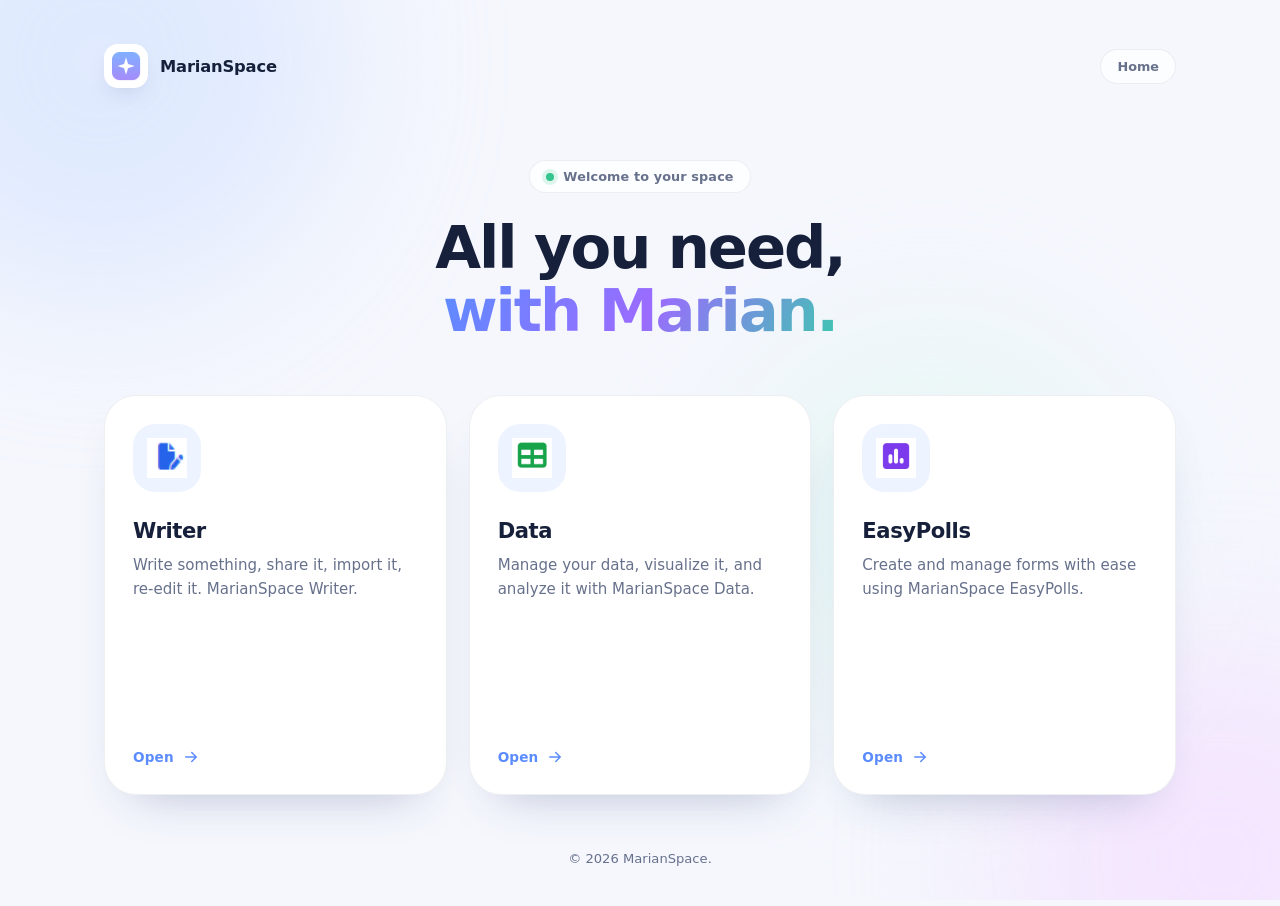
<file: index.html>
<!DOCTYPE html>
<html lang="en">
<head>
  <meta charset="UTF-8">
  <meta name="viewport" content="width=device-width, initial-scale=1.0">
  <meta name="description" content="MarianSpace ">
  <title>MarianSpace</title>

  <!-- Tout est dans ce seul fichier : aucun serveur, aucune dépendance. -->
  <link rel="icon" href="[data-uri]">

  <style>
    :root {
      --bg: #f5f7fd;
      --surface: #ffffff;
      --ink: #16203a;
      --muted: #67718c;
      --line: rgba(22, 32, 58, 0.07);
      --radius: 32px;
      --shadow: 0 24px 50px -30px rgba(35, 55, 110, 0.35);
      --logo: url("[data-uri]");
      --logowriter: url("logo.png");  
      --logodata: url("logo1.png");
      --logoeasypolls: url("logo2.png"); 
  }

    * {
      box-sizing: border-box;
    }

    html {
      -webkit-text-size-adjust: 100%;
    }

    body {
      margin: 0;
      min-height: 100vh;
      background: var(--bg);
      color: var(--ink);
      font-family: "Inter", system-ui, -apple-system, BlinkMacSystemFont, "Segoe UI",
        Roboto, "Helvetica Neue", Arial, sans-serif;
      -webkit-font-smoothing: antialiased;
      overflow-x: hidden;
    }

    /* Décor de fond */
    .bg {
      position: fixed;
      inset: 0;
      z-index: -1;
      overflow: hidden;
      pointer-events: none;
    }

    .blob {
      position: absolute;
      border-radius: 50%;
      filter: blur(80px);
      opacity: 0.55;
    }

    .blob--1 {
      width: 480px;
      height: 480px;
      top: -180px;
      left: -140px;
      background: #cfe0ff;
    }

    .blob--2 {
      width: 440px;
      height: 440px;
      right: -160px;
      bottom: -180px;
      background: #f3d9ff;
    }

    .blob--3 {
      width: 380px;
      height: 380px;
      top: 38%;
      left: 58%;
      background: #d6f7ee;
      opacity: 0.45;
    }

    /* Mise en page */
    .page {
      width: min(1120px, 100%);
      margin: 0 auto;
      padding: 44px 24px 40px;
    }

    .topbar {
      display: flex;
      align-items: center;
      justify-content: space-between;
      gap: 16px;
      margin-bottom: 72px;
    }

    .brand {
      display: inline-flex;
      align-items: center;
      gap: 12px;
    }

    .brand__logo {
      width: 44px;
      height: 44px;
      border-radius: 14px;
      background-color: var(--surface);
      background-image: var(--logo);
      background-repeat: no-repeat;
      background-position: center;
      background-size: 30px 30px;
      box-shadow: 0 10px 24px -14px rgba(35, 55, 110, 0.5);
    }

    .brand__name {
      font-weight: 650;
      font-size: 1.02rem;
      letter-spacing: -0.01em;
    }

    .topbar__tag {
      padding: 9px 16px;
      border-radius: 999px;
      background: rgba(255, 255, 255, 0.7);
      border: 1px solid var(--line);
      color: var(--muted);
      font-size: 0.8rem;
      font-weight: 550;
      backdrop-filter: blur(8px);
    }

    /* En-tête */
    .hero {
      text-align: center;
      max-width: 720px;
      margin: 0 auto;
    }

    .hero__badge {
      display: inline-flex;
      align-items: center;
      gap: 9px;
      padding: 8px 16px;
      border-radius: 999px;
      background: rgba(255, 255, 255, 0.8);
      border: 1px solid var(--line);
      box-shadow: 0 12px 26px -22px rgba(35, 55, 110, 0.6);
      color: var(--muted);
      font-size: 0.8rem;
      font-weight: 550;
      letter-spacing: 0.01em;
      backdrop-filter: blur(8px);
    }

    .hero__dot {
      width: 8px;
      height: 8px;
      border-radius: 50%;
      background: #34c58f;
      box-shadow: 0 0 0 4px rgba(52, 197, 143, 0.16);
    }

    .hero h1 {
      margin: 24px 0 18px;
      font-size: clamp(2.3rem, 5.6vw, 3.7rem);
      line-height: 1.06;
      letter-spacing: -0.035em;
      font-weight: 720;
    }

    .hero__accent {
      background: linear-gradient(120deg, #5b8cff 0%, #9b6bff 52%, #3ec7b0 100%);
      -webkit-background-clip: text;
      background-clip: text;
      color: transparent;
    }

    .hero p {
      max-width: 46ch;
      margin: 0 auto;
      color: var(--muted);
      font-size: 1.02rem;
      line-height: 1.65;
    }

    /* Cartes */
    .cards {
      display: grid;
      grid-template-columns: repeat(3, minmax(0, 1fr));
      gap: 22px;
      margin-top: 52px;
    }

    .card {
      position: relative;
      display: flex;
      flex-direction: column;
      min-height: 400px;
      padding: 28px;
      border-radius: var(--radius);
      border: 1px solid var(--line);
      background: var(--surface);
      box-shadow: var(--shadow);
      color: inherit;
      text-decoration: none;
      overflow: hidden;
      isolation: isolate;
      transition: transform 0.35s cubic-bezier(0.2, 0.7, 0.3, 1),
        box-shadow 0.35s ease, border-color 0.35s ease;
      animation: rise 0.7s cubic-bezier(0.2, 0.7, 0.3, 1) backwards;
      animation-delay: calc(var(--i, 0) * 75ms);
    }

    @keyframes rise {
      from {
        opacity: 0;
        transform: translateY(22px);
      }
      to {
        opacity: 1;
        transform: translateY(0);
      }
    }

    /* Halo qui suit le curseur */
    .card::after {
      content: "";
      position: absolute;
      inset: 0;
      z-index: -1;
      border-radius: inherit;
      background: radial-gradient(
        260px circle at var(--mx, 50%) var(--my, 0%),
        color-mix(in srgb, var(--accent) 16%, transparent),
        transparent 70%
      );
      opacity: 0;
      transition: opacity 0.35s ease;
    }

    .card:hover {
      transform: translateY(-6px);
      border-color: color-mix(in srgb, var(--accent) 30%, transparent);
      box-shadow: 0 34px 60px -32px rgba(35, 55, 110, 0.45);
    }

    .card:hover::after {
      opacity: 1;
    }

    .card:active {
      transform: translateY(-2px) scale(0.995);
    }

    .card:focus-visible {
      outline: 3px solid color-mix(in srgb, var(--accent) 50%, white);
      outline-offset: 3px;
    }

    /* CARD ICONS */

    .card__icon_writer {
      width: 68px;
      height: 68px;
      margin-bottom: 26px;
      border-radius: 22px;
      background-color: var(--tint, #eef3ff);
      background-image: var(--logowriter);
      background-repeat: no-repeat;
      background-position: center;
      background-size: 40px 40px;
      transition: transform 0.35s cubic-bezier(0.2, 0.7, 0.3, 1);
    }

    .card:hover .card__icon_writer {
      transform: scale(1.06) rotate(-3deg);
    }

    .card__icon_data {
      width: 68px;
      height: 68px;
      margin-bottom: 26px;
      border-radius: 22px;
      background-color: var(--tint, #eef3ff);
      background-image: var(--logodata);
      background-repeat: no-repeat;
      background-position: center;
      background-size: 40px 40px;
      transition: transform 0.35s cubic-bezier(0.2, 0.7, 0.3, 1);
    }

    .card:hover .card__icon_data {
      transform: scale(1.06) rotate(-3deg);
    }

    .card__icon_easypolls {
      width: 68px;
      height: 68px;
      margin-bottom: 26px;
      border-radius: 22px;
      background-color: var(--tint, #eef3ff);
      background-image: var(--logoeasypolls);
      background-repeat: no-repeat;
      background-position: center;
      background-size: 40px 40px;
      transition: transform 0.35s cubic-bezier(0.2, 0.7, 0.3, 1);
    }

    .card:hover .card__icon_easypolls {
      transform: scale(1.06) rotate(-3deg);
    }

    /* FINISH */

    .card__title {
      margin: 0 0 10px;
      font-size: 1.32rem;
      font-weight: 650;
      letter-spacing: -0.02em;
    }

    .card__desc {
      margin: 0 0 26px;
      color: var(--muted);
      font-size: 0.94rem;
      line-height: 1.62;
    }

    .card__cta {
      display: inline-flex;
      align-items: center;
      gap: 8px;
      margin-top: auto;
      color: var(--accent);
      font-size: 0.85rem;
      font-weight: 650;
      letter-spacing: 0.01em;
    }

    .card__cta svg {
      transition: transform 0.35s cubic-bezier(0.2, 0.7, 0.3, 1);
    }

    .card:hover .card__cta svg {
      transform: translateX(4px);
    }

    /* Effet d'onde au clic */
    .ripple {
      position: absolute;
      z-index: -1;
      border-radius: 50%;
      background: var(--accent);
      opacity: 0.18;
      transform: scale(0);
      pointer-events: none;
      animation: ripple 0.65s ease-out forwards;
    }

    @keyframes ripple {
      to {
        transform: scale(1);
        opacity: 0;
      }
    }

    /* Pied de page */
    .footer {
      margin-top: 56px;
      text-align: center;
    }

    .footer p {
      margin: 0;
      color: var(--muted);
      font-size: 0.82rem;
    }

    /* Responsive */
    @media (max-width: 900px) {
      .cards {
        grid-template-columns: repeat(2, minmax(0, 1fr));
      }

      .topbar {
        margin-bottom: 56px;
      }
    }

    @media (max-width: 600px) {
      .page {
        padding: 32px 18px 32px;
      }

      .topbar {
        margin-bottom: 44px;
      }

      .topbar__tag {
        display: none;
      }

      .cards {
        grid-template-columns: 1fr;
        gap: 16px;
        margin-top: 36px;
      }

      .card {
        min-height: 300px;
        padding: 24px;
        border-radius: 26px;
      }

      .hero h1 {
        font-size: clamp(2rem, 9vw, 2.6rem);
      }

      .hero p {
        font-size: 0.96rem;
      }
    }

    @media (prefers-reduced-motion: reduce) {
      *,
      *::before,
      *::after {
        animation-duration: 0.001ms !important;
        animation-delay: 0ms !important;
        transition-duration: 0.001ms !important;
      }
    }
  </style>
</head>
<body>
  <div class="bg" aria-hidden="true">
    <span class="blob blob--1"></span>
    <span class="blob blob--2"></span>
    <span class="blob blob--3"></span>
  </div>

  <div class="page">
    <header class="topbar">
      <div class="brand">
        <span class="brand__logo" aria-hidden="true"></span>
        <span class="brand__name">MarianSpace</span>
      </div>
      <span class="topbar__tag">Home</span>
    </header>

    <main>
      <section class="hero">
        <span class="hero__badge">
          <span class="hero__dot" aria-hidden="true"></span>
          Welcome to your space
        </span>
        <h1>All you need,<br><span class="hero__accent">with Marian.</span></h1>
      </section>

      <section class="cards" aria-label="MarianSpace">
        <!-- Writer -->
        <a class="card" href="writer/index.html"
           style="--accent: #5b8cff; --tint: #edf3ff; --i: 0;">
          <span class="card__icon_writer" aria-hidden="true"></span>
          <h2 class="card__title">Writer</h2>
          <p class="card__desc">Write something, share it, import it, re-edit it. MarianSpace Writer.</p>
          <span class="card__cta">
            Open
            <svg viewBox="0 0 24 24" width="18" height="18" aria-hidden="true">
              <path d="M5 12h14M13 6l6 6-6 6" fill="none" stroke="currentColor"
                    stroke-width="2" stroke-linecap="round" stroke-linejoin="round"/>
            </svg>
          </span>
        </a>

        <!-- Data -->
        <a class="card" href="data/index.html"
           style="--accent: #5b8cff; --tint: #edf3ff; --i: 1;">
          <span class="card__icon_data" aria-hidden="true"></span>
          <h2 class="card__title">Data</h2>
          <p class="card__desc">Manage your data, visualize it, and analyze it with MarianSpace Data.</p>
          <span class="card__cta">
            Open
            <svg viewBox="0 0 24 24" width="18" height="18" aria-hidden="true">
              <path d="M5 12h14M13 6l6 6-6 6" fill="none" stroke="currentColor"
                    stroke-width="2" stroke-linecap="round" stroke-linejoin="round"/>
            </svg>
          </span>
        </a>

        <!-- EasyPolls -->
        <a class="card" href="easy-polls/index.html"
           style="--accent: #5b8cff; --tint: #edf3ff; --i: 2;">
          <span class="card__icon_easypolls" aria-hidden="true"></span>
          <h2 class="card__title">EasyPolls</h2>
          <p class="card__desc">Create and manage forms with ease using MarianSpace EasyPolls.</p>
          <span class="card__cta">
            Open
            <svg viewBox="0 0 24 24" width="18" height="18" aria-hidden="true">
              <path d="M5 12h14M13 6l6 6-6 6" fill="none" stroke="currentColor"
                    stroke-width="2" stroke-linecap="round" stroke-linejoin="round"/>
            </svg>
          </span>
        </a>
      </section>
    </main>

    <footer class="footer">
      <p>© <span id="year">2026</span> MarianSpace.</p>
    </footer>
  </div>

  <script>
    (function () {
      "use strict";

      var cards = document.querySelectorAll(".card");

      function createRipple(card, x, y) {
        var rect = card.getBoundingClientRect();
        var size = Math.max(rect.width, rect.height);
        var ripple = document.createElement("span");

        ripple.className = "ripple";
        ripple.style.width = size + "px";
        ripple.style.height = size + "px";
        ripple.style.left = x - size / 2 + "px";
        ripple.style.top = y - size / 2 + "px";

        card.appendChild(ripple);
        ripple.addEventListener("animationend", function () {
          ripple.remove();
        });
      }

      cards.forEach(function (card) {
        // Halo lumineux qui suit le curseur.
        card.addEventListener("mousemove", function (event) {
          var rect = card.getBoundingClientRect();
          card.style.setProperty("--mx", event.clientX - rect.left + "px");
          card.style.setProperty("--my", event.clientY - rect.top + "px");
        });

        // Clic sur une carte : direction Google.
        card.addEventListener("click", function (event) {
          // Nouvel onglet via Ctrl/Cmd/Shift : on laisse le navigateur faire.
          if (
            event.metaKey ||
            event.ctrlKey ||
            event.shiftKey ||
            event.altKey ||
            event.button !== 0
          ) {
            return;
          }

          event.preventDefault();

          var rect = card.getBoundingClientRect();
          var isKeyboard = event.detail === 0;
          var x = isKeyboard ? rect.width / 2 : event.clientX - rect.left;
          var y = isKeyboard ? rect.height / 2 : event.clientY - rect.top;

          createRipple(card, x, y);

          var url = card.dataset.url || card.getAttribute("href");
          if (url) {
            window.setTimeout(function () {
              window.location.href = url;
            }, 150);
          }
        });
      });

      var year = document.getElementById("year");
      if (year) {
        year.textContent = new Date().getFullYear();
      }
    })();
  </script>
</body>
</html>
</file>
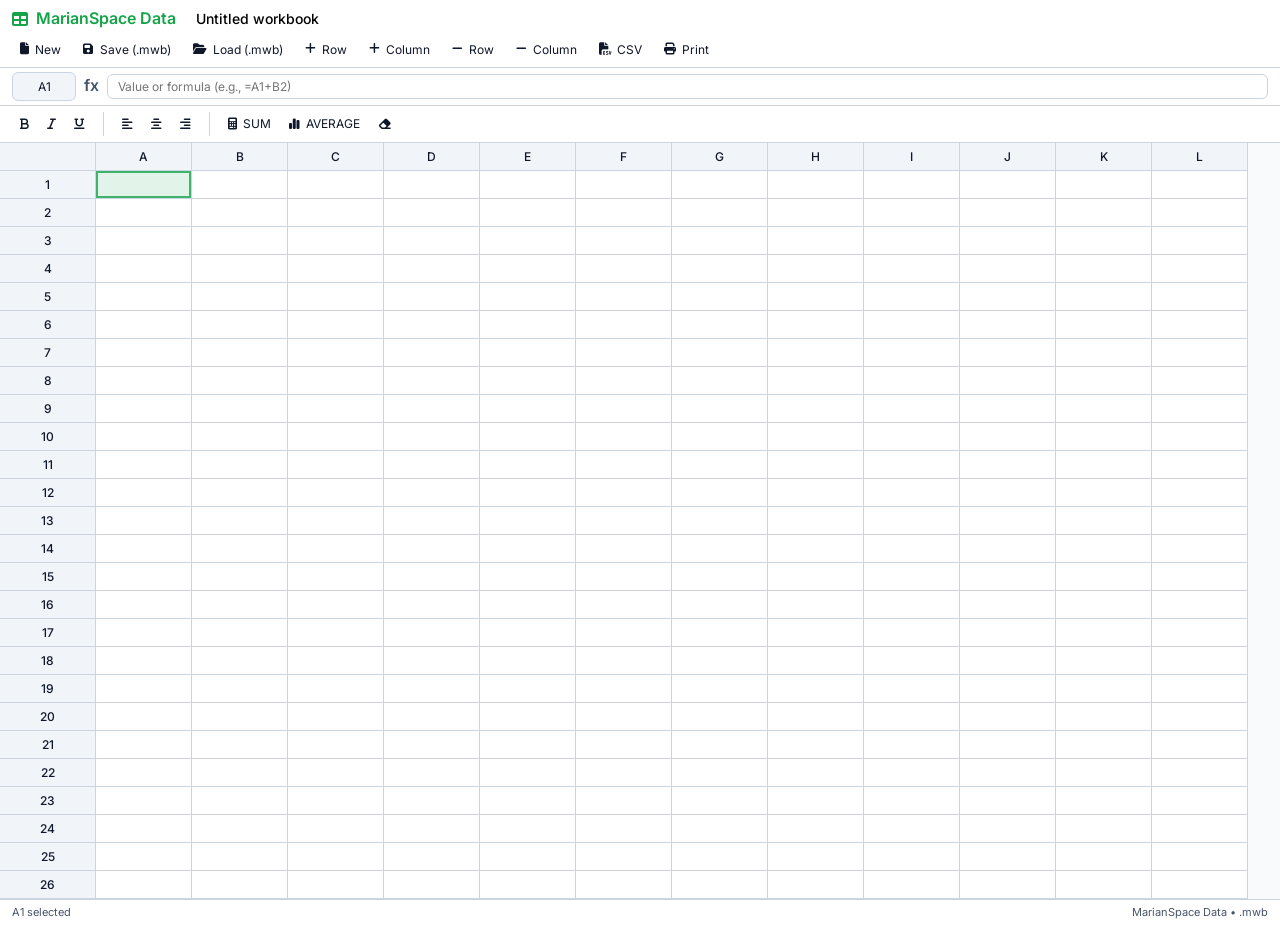
<file: data/index.html>
<!DOCTYPE html>
<html lang="en">
<head>
    <meta charset="UTF-8">
    <meta name="viewport" content="width=device-width, initial-scale=1.0">
    <title>MarianSpace Data</title>
    <link rel="preconnect" href="https://fonts.googleapis.com">
    <link rel="preconnect" href="https://fonts.gstatic.com" crossorigin>
    <link href="https://fonts.googleapis.com/css2?family=Inter:wght@400;500;600&display=swap" rel="stylesheet">
    <link rel="stylesheet" href="https://cdnjs.cloudflare.com/ajax/libs/font-awesome/6.5.0/css/all.min.css">
    <link rel="stylesheet" href="style.css">
</head>
<body>
    <header class="app-header">
        <div class="header-top">
            <div class="brand">
                <i class="fa-solid fa-table"></i>
                <span>MarianSpace Data</span>
            </div>
            <input type="text" id="workbookName" class="workbook-name" value="Untitled workbook" spellcheck="false">
        </div>
        <div class="header-actions">
            <button class="btn" id="newBtn" title="New workbook">
                <i class="fa-solid fa-file"></i> New
            </button>
            <button class="btn" id="saveMwbBtn" title="Save as .mwb">
                <i class="fa-solid fa-floppy-disk"></i> Save (.mwb)
            </button>
            <button class="btn" id="loadMwbBtn" title="Load a .mwb file">
                <i class="fa-solid fa-folder-open"></i> Load (.mwb)
            </button>
            <input type="file" id="mwbInput" accept=".mwb,application/json" hidden>
            <button class="btn" id="addRowBtn" title="Add row">
                <i class="fa-solid fa-plus"></i> Row
            </button>
            <button class="btn" id="addColBtn" title="Add column">
                <i class="fa-solid fa-plus"></i> Column
            </button>
            <button class="btn" id="delRowBtn" title="Delete last row">
                <i class="fa-solid fa-minus"></i> Row
            </button>
            <button class="btn" id="delColBtn" title="Delete last column">
                <i class="fa-solid fa-minus"></i> Column
            </button>
            <button class="btn" id="exportCsvBtn" title="Export to CSV">
                <i class="fa-solid fa-file-csv"></i> CSV
            </button>
            <button class="btn" id="printBtn" title="Print">
                <i class="fa-solid fa-print"></i> Print
            </button>
        </div>
    </header>

    <div class="formula-bar">
        <div class="name-box" id="nameBox">A1</div>
        <div class="fx-label">fx</div>
        <input type="text" id="formulaInput" class="formula-input" spellcheck="false" placeholder="Value or formula (e.g., =A1+B2)">
    </div>

    <div class="toolbar">
        <div class="toolbar-group">
            <button class="tool-btn" id="boldBtn" title="Bold"><i class="fa-solid fa-bold"></i></button>
            <button class="tool-btn" id="italicBtn" title="Italic"><i class="fa-solid fa-italic"></i></button>
            <button class="tool-btn" id="underlineBtn" title="Underline"><i class="fa-solid fa-underline"></i></button>
        </div>
        <div class="toolbar-separator"></div>
        <div class="toolbar-group">
            <button class="tool-btn" data-align="left" title="Align left"><i class="fa-solid fa-align-left"></i></button>
            <button class="tool-btn" data-align="center" title="Align center"><i class="fa-solid fa-align-center"></i></button>
            <button class="tool-btn" data-align="right" title="Align right"><i class="fa-solid fa-align-right"></i></button>
        </div>
        <div class="toolbar-separator"></div>
        <div class="toolbar-group">
            <button class="tool-btn" id="sumBtn" title="Sum of selection"><i class="fa-solid fa-calculator"></i> SUM</button>
            <button class="tool-btn" id="avgBtn" title="Average of selection"><i class="fa-solid fa-chart-simple"></i> AVERAGE</button>
            <button class="tool-btn" id="clearFmtBtn" title="Clear formatting"><i class="fa-solid fa-eraser"></i></button>
        </div>
    </div>

    <main class="sheet-container">
        <div class="sheet-wrapper">
            <table class="sheet" id="sheet"></table>
        </div>
    </main>

    <footer class="status-bar">
        <div class="status-left">
            <span id="selectionInfo">No selection</span>
        </div>
        <div class="status-right">
            <span>MarianSpace Data • .mwb</span>
        </div>
    </footer>

    <div id="toast" class="toast"></div>

    <script src="app.js"></script>
</body>
</html>
</file>
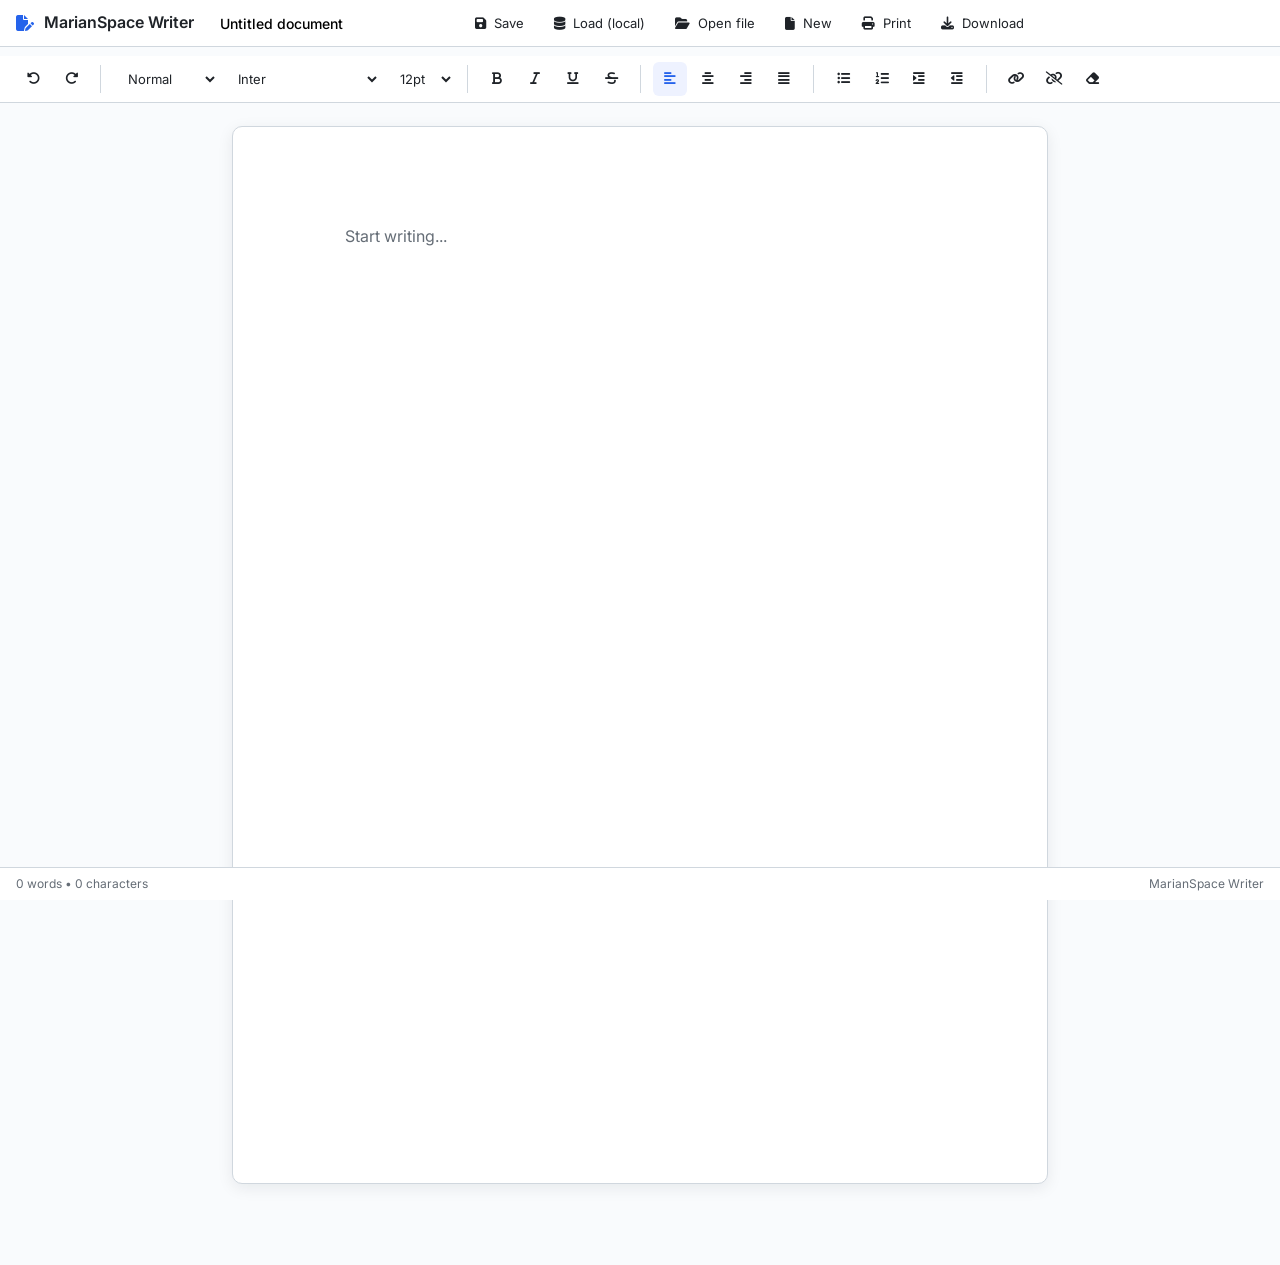
<file: writer/index.html>
<!DOCTYPE html>
<html lang="en">
<head>
    <meta charset="UTF-8">
    <meta name="viewport" content="width=device-width, initial-scale=1.0">
    <title>MarianSpace Writer</title>
    <link rel="preconnect" href="https://fonts.googleapis.com">
    <link rel="preconnect" href="https://fonts.gstatic.com" crossorigin>
    <link href="https://fonts.googleapis.com/css2?family=Inter:wght@400;500;600&family=Roboto:wght@400;500;700&family=Source+Code+Pro:wght@400;500&display=swap" rel="stylesheet">
    <link rel="stylesheet" href="style.css">
    <link rel="stylesheet" href="https://cdnjs.cloudflare.com/ajax/libs/font-awesome/6.5.0/css/all.min.css">
</head>
<body>
    <header class="app-header">
        <div class="header-left">
            <div class="logo">
                <i class="fa-solid fa-file-pen"></i>
                <span class="logo-text">MarianSpace Writer</span>
            </div>
            <input type="text" id="docTitle" class="doc-title" value="Untitled document" spellcheck="false">
            <div class="header-actions">
                <button class="btn" id="saveBtn" title="Save to browser">
                    <i class="fa-solid fa-floppy-disk"></i> Save
                </button>
                <button class="btn" id="loadBtn" title="Load from browser">
                    <i class="fa-solid fa-database"></i> Load (local)
                </button>
                <button class="btn" id="openFileBtn" title="Open a file from your computer">
                    <i class="fa-solid fa-folder-open"></i> Open file
                </button>
                <input type="file" id="fileInput" accept=".html,.htm,.txt,.md,text/html,text/plain,text/markdown" hidden>
                <button class="btn" id="clearBtn" title="New document">
                    <i class="fa-solid fa-file"></i> New
                </button>
                <button class="btn" id="printBtn" title="Print / Export to PDF">
                    <i class="fa-solid fa-print"></i> Print
                </button>
                <button class="btn" id="downloadBtn" title="Download as HTML">
                    <i class="fa-solid fa-download"></i> Download
                </button>
            </div>
        </div>
    </header>

    <div class="toolbar">
        <div class="toolbar-group">
            <button class="tool-btn" data-cmd="undo" title="Undo (Ctrl+Z)">
                <i class="fa-solid fa-rotate-left"></i>
            </button>
            <button class="tool-btn" data-cmd="redo" title="Redo (Ctrl+Y)">
                <i class="fa-solid fa-rotate-right"></i>
            </button>
        </div>

        <div class="toolbar-separator"></div>

        <div class="toolbar-group">
            <select id="formatBlock" class="select" title="Paragraph style">
                <option value="p">Normal</option>
                <option value="h1">Heading 1</option>
                <option value="h2">Heading 2</option>
                <option value="h3">Heading 3</option>
                <option value="h4">Heading 4</option>
                <option value="blockquote">Quote</option>
            </select>
            <select id="fontName" class="select" title="Font">
                <option value="Inter">Inter</option>
                <option value="Arial, sans-serif">Arial</option>
                <option value="Helvetica, sans-serif">Helvetica</option>
                <option value="Roboto">Roboto</option>
                <option value="Georgia, serif">Georgia</option>
                <option value="Times New Roman, serif">Times New Roman</option>
                <option value="Source Code Pro, monospace">Code</option>
            </select>
            <select id="fontSize" class="select" title="Size">
                <option value="1">8pt</option>
                <option value="2">10pt</option>
                <option value="3" selected>12pt</option>
                <option value="4">14pt</option>
                <option value="5">18pt</option>
                <option value="6">24pt</option>
                <option value="7">36pt</option>
            </select>
        </div>

        <div class="toolbar-separator"></div>

        <div class="toolbar-group">
            <button class="tool-btn" data-cmd="bold" title="Bold (Ctrl+B)">
                <i class="fa-solid fa-bold"></i>
            </button>
            <button class="tool-btn" data-cmd="italic" title="Italic (Ctrl+I)">
                <i class="fa-solid fa-italic"></i>
            </button>
            <button class="tool-btn" data-cmd="underline" title="Underline (Ctrl+U)">
                <i class="fa-solid fa-underline"></i>
            </button>
            <button class="tool-btn" data-cmd="strikeThrough" title="Strikethrough">
                <i class="fa-solid fa-strikethrough"></i>
            </button>
        </div>

        <div class="toolbar-separator"></div>

        <div class="toolbar-group">
            <button class="tool-btn" data-cmd="justifyLeft" title="Align left">
                <i class="fa-solid fa-align-left"></i>
            </button>
            <button class="tool-btn" data-cmd="justifyCenter" title="Align center">
                <i class="fa-solid fa-align-center"></i>
            </button>
            <button class="tool-btn" data-cmd="justifyRight" title="Align right">
                <i class="fa-solid fa-align-right"></i>
            </button>
            <button class="tool-btn" data-cmd="justifyFull" title="Justify">
                <i class="fa-solid fa-align-justify"></i>
            </button>
        </div>

        <div class="toolbar-separator"></div>

        <div class="toolbar-group">
            <button class="tool-btn" data-cmd="insertUnorderedList" title="Bulleted list">
                <i class="fa-solid fa-list-ul"></i>
            </button>
            <button class="tool-btn" data-cmd="insertOrderedList" title="Numbered list">
                <i class="fa-solid fa-list-ol"></i>
            </button>
            <button class="tool-btn" data-cmd="indent" title="Increase indent">
                <i class="fa-solid fa-indent"></i>
            </button>
            <button class="tool-btn" data-cmd="outdent" title="Decrease indent">
                <i class="fa-solid fa-outdent"></i>
            </button>
        </div>

        <div class="toolbar-separator"></div>

        <div class="toolbar-group">
            <button class="tool-btn" data-cmd="createLink" title="Insert link">
                <i class="fa-solid fa-link"></i>
            </button>
            <button class="tool-btn" data-cmd="unlink" title="Remove link">
                <i class="fa-solid fa-link-slash"></i>
            </button>
            <button class="tool-btn" data-cmd="removeFormat" title="Clear formatting">
                <i class="fa-solid fa-eraser"></i>
            </button>
        </div>
    </div>

    <main class="editor-container">
        <div class="page">
            <div id="editor" class="editor" contenteditable="true" spellcheck="true" data-placeholder="Start writing..."></div>
        </div>
    </main>

    <footer class="status-bar">
        <div class="status-left">
            <span id="wordCount">0 words</span> • <span id="charCount">0 characters</span>
        </div>
        <div class="status-right">
            <span>MarianSpace Writer</span>
        </div>
    </footer>

    <div id="toast" class="toast"></div>

    <script src="app.js"></script>
</body>
</html>
</file>
<file: data/style.css>
:root {
    --bg: #f8fafc;
    --surface: #ffffff;
    --border: #cbd5e1;
    --border-strong: #94a3b8;
    --text-primary: #0f172a;
    --text-secondary: #475569;
    --accent: #16a34a;
    --header: #f1f5f9;
    --header-hover: #e2e8f0;
    --selected: rgba(22, 163, 74, 0.12);
    --selected-border: rgba(22, 163, 74, 0.8);
    --hover: #f8fafc;
    --shadow: 0 1px 2px rgba(15, 23, 42, 0.02), 0 1px 3px rgba(15, 23, 42, 0.01);
}

* {
    margin: 0;
    padding: 0;
    box-sizing: border-box;
    font-family: "Inter", system-ui, -apple-system, BlinkMacSystemFont, sans-serif;
}

body {
    background: var(--bg);
    color: var(--text-primary);
    line-height: 1.6;
    min-height: 100vh;
    display: flex;
    flex-direction: column;
    overflow: hidden;
}

.app-header {
    background: var(--surface);
    border-bottom: 1px solid var(--border);
    padding: 6px 12px 0;
    display: flex;
    flex-direction: column;
    gap: 6px;
}

.header-top {
    display: flex;
    align-items: center;
    gap: 12px;
}

.brand {
    display: flex;
    align-items: center;
    gap: 8px;
    color: var(--accent);
    font-weight: 600;
}

.workbook-name {
    border: none;
    background: transparent;
    font-size: 14px;
    font-weight: 500;
    padding: 4px 8px;
    border-radius: 6px;
    min-width: 220px;
}

.workbook-name:hover {
    background: var(--hover);
}

.workbook-name:focus {
    outline: none;
    background: var(--hover);
    box-shadow: inset 0 0 0 1px var(--accent);
}

.header-actions {
    display: flex;
    align-items: center;
    gap: 6px;
    flex-wrap: wrap;
    padding-bottom: 6px;
}

.btn {
    border: none;
    background: transparent;
    color: var(--text-primary);
    display: flex;
    align-items: center;
    gap: 6px;
    padding: 4px 8px;
    border-radius: 6px;
    font-size: 12px;
    cursor: pointer;
}

.btn:hover {
    background: var(--header-hover);
}

.formula-bar {
    background: var(--surface);
    border-bottom: 1px solid var(--border);
    display: flex;
    align-items: center;
    gap: 8px;
    padding: 4px 12px;
}

.name-box {
    min-width: 64px;
    text-align: center;
    border: 1px solid var(--border);
    border-radius: 6px;
    padding: 4px 6px;
    font-size: 12px;
    background: var(--header);
}

.fx-label {
    color: var(--text-secondary);
    font-weight: 600;
}

.formula-input {
    flex: 1;
    border: 1px solid var(--border);
    border-radius: 6px;
    padding: 4px 10px;
    font-size: 12px;
}

.formula-input:focus {
    outline: none;
    box-shadow: inset 0 0 0 1px var(--accent);
}

.toolbar {
    background: var(--surface);
    border-bottom: 1px solid var(--border);
    display: flex;
    align-items: center;
    gap: 10px;
    padding: 4px 12px;
    flex-wrap: wrap;
}

.toolbar-group {
    display: flex;
    align-items: center;
    gap: 2px;
}

.toolbar-separator {
    width: 1px;
    height: 24px;
    background: var(--border);
}

.tool-btn {
    border: none;
    background: transparent;
    color: var(--text-primary);
    height: 28px;
    padding: 0 8px;
    display: flex;
    align-items: center;
    gap: 6px;
    border-radius: 6px;
    font-size: 12px;
    cursor: pointer;
}

.tool-btn:hover {
    background: var(--header-hover);
}

.tool-btn.active {
    background: rgba(22, 163, 74, 0.16);
    color: var(--accent);
}

.sheet-container {
    flex: 1;
    overflow: auto;
    background: var(--bg);
    padding: 0;
}

.sheet-wrapper {
    min-width: max-content;
}

.sheet {
    border-collapse: separate;
    border-spacing: 0;
    background: var(--surface);
}

.sheet th,
.sheet td {
    border-right: 1px solid var(--border);
    border-bottom: 1px solid var(--border);
    min-width: 96px;
    height: 28px;
    padding: 0 6px;
    font-size: 12px;
    text-align: left;
    position: relative;
    white-space: nowrap;
}

.sheet thead th {
    background: var(--header);
    text-align: center;
    font-weight: 500;
    position: sticky;
    top: 0;
    z-index: 2;
}

.sheet .row-header {
    background: var(--header);
    text-align: center;
    font-weight: 500;
    position: sticky;
    left: 0;
    z-index: 1;
    min-width: 48px;
}

.sheet thead .corner {
    position: sticky;
    left: 0;
    top: 0;
    z-index: 3;
}

.sheet td[contenteditable="true"] {
    outline: none;
    cursor: text;
}

.sheet td.selected {
    box-shadow: inset 0 0 0 2px var(--selected-border);
    background: var(--selected);
}

.sheet td.bold { font-weight: 600; }
.sheet td.italic { font-style: italic; }
.sheet td.underline { text-decoration: underline; }
.sheet td.align-center { text-align: center; }
.sheet td.align-right { text-align: right; }

.status-bar {
    background: var(--surface);
    border-top: 1px solid var(--border);
    display: flex;
    align-items: center;
    justify-content: space-between;
    padding: 4px 12px;
    font-size: 11px;
    color: var(--text-secondary);
}

.toast {
    position: fixed;
    bottom: 42px;
    left: 50%;
    transform: translateX(-50%);
    background: rgba(15, 23, 42, 0.9);
    color: #fff;
    padding: 6px 14px;
    border-radius: 999px;
    font-size: 12px;
    opacity: 0;
    pointer-events: none;
    transition: opacity 140ms ease, transform 140ms ease;
}

.toast.show {
    opacity: 1;
    transform: translateX(-50%) translateY(-4px);
}

@media print {
    body { overflow: visible; }
    .app-header, .formula-bar, .toolbar, .status-bar { display: none !important; }
    .sheet-container { overflow: visible; }
    .sheet { width: 100%; }
}
</file>
<file: writer/style.css>
:root {
    --bg: #f9fbfd;
    --surface: #ffffff;
    --border: #d0d7de;
    --border-strong: #8c959f;
    --text-primary: #1f2328;
    --text-secondary: #656d76;
    --accent: #2563eb;
    --hover: #f6f8fa;
    --active: #eef2ff;
    --shadow: 0 1px 2px rgba(16, 24, 40, 0.02), 0 1px 3px rgba(16, 24, 40, 0.01);
    --page-shadow: 0 4px 16px rgba(16, 24, 40, 0.08);
    --radius: 8px;
    --radius-sm: 6px;
}

* {
    margin: 0;
    padding: 0;
    box-sizing: border-box;
    font-family: "Inter", system-ui, -apple-system, BlinkMacSystemFont, sans-serif;
}

body {
    background: var(--bg);
    color: var(--text-primary);
    line-height: 1.7;
    min-height: 100vh;
    display: flex;
    flex-direction: column;
}

.app-header {
    background: var(--surface);
    border-bottom: 1px solid var(--border);
    padding: 8px 16px;
    display: flex;
    align-items: center;
    justify-content: space-between;
    gap: 16px;
    position: sticky;
    top: 0;
    z-index: 10;
}

.header-left {
    display: flex;
    align-items: center;
    gap: 16px;
    flex-wrap: wrap;
}

.logo {
    display: flex;
    align-items: center;
    gap: 10px;
    color: var(--accent);
    font-weight: 600;
}

.logo-text {
    color: var(--text-primary);
}

.doc-title {
    border: none;
    background: transparent;
    font-size: 14px;
    font-weight: 500;
    padding: 6px 10px;
    border-radius: var(--radius-sm);
    min-width: 220px;
    max-width: 320px;
}

.doc-title:hover {
    background: var(--hover);
}

.doc-title:focus {
    outline: none;
    background: var(--hover);
    box-shadow: inset 0 0 0 1px var(--accent);
}

.header-actions {
    display: flex;
    align-items: center;
    gap: 8px;
    flex-wrap: wrap;
}

.btn {
    border: 1px solid transparent;
    background: transparent;
    color: var(--text-primary);
    display: flex;
    align-items: center;
    gap: 8px;
    padding: 6px 10px;
    border-radius: var(--radius-sm);
    font-size: 13px;
    cursor: pointer;
    transition: background 120ms ease, color 120ms ease;
}

.btn:hover {
    background: var(--hover);
}

.btn:active {
    background: var(--active);
}

.toolbar {
    background: var(--surface);
    border-bottom: 1px solid var(--border);
    display: flex;
    align-items: center;
    gap: 12px;
    padding: 6px 16px;
    flex-wrap: wrap;
    position: sticky;
    top: 56px;
    z-index: 9;
}

.toolbar-group {
    display: flex;
    align-items: center;
    gap: 4px;
}

.toolbar-separator {
    width: 1px;
    height: 28px;
    background: var(--border);
}

.tool-btn {
    border: none;
    background: transparent;
    color: var(--text-primary);
    width: 34px;
    height: 34px;
    display: flex;
    align-items: center;
    justify-content: center;
    border-radius: var(--radius-sm);
    cursor: pointer;
    transition: background 120ms ease, color 120ms ease;
}

.tool-btn:hover {
    background: var(--hover);
}

.tool-btn.active {
    background: var(--active);
    color: var(--accent);
}

.select {
    border: 1px solid transparent;
    background: transparent;
    color: var(--text-primary);
    padding: 6px 10px;
    border-radius: var(--radius-sm);
    font-size: 13px;
    cursor: pointer;
}

.select:hover {
    background: var(--hover);
}

.select:focus {
    outline: none;
    background: var(--hover);
    box-shadow: inset 0 0 0 1px var(--accent);
}

.editor-container {
    flex: 1;
    padding: 32px 16px 48px;
    display: flex;
    justify-content: center;
    overflow-x: auto;
}

.page {
    width: min(816px, 100%);
    background: var(--surface);
    border: 1px solid var(--border);
    border-radius: calc(var(--radius) + 2px);
    box-shadow: var(--page-shadow);
    padding: clamp(48px, 8vw, 96px) clamp(40px, 10vw, 112px);
    min-height: 1056px;
}

.editor {
    min-height: 864px;
    outline: none;
    font-size: 12pt;
    color: var(--text-primary);
    white-space: normal;
    word-break: break-word;
}

.editor:empty::before {
    content: attr(data-placeholder);
    color: var(--text-secondary);
    pointer-events: none;
}

.editor p {
    margin: 0 0 1em;
}

.editor h1,
.editor h2,
.editor h3,
.editor h4 {
    font-weight: 600;
    line-height: 1.3;
    margin: 1.6em 0 0.8em;
}

.editor h1:first-child,
.editor h2:first-child,
.editor h3:first-child,
.editor h4:first-child {
    margin-top: 0;
}

.editor h1 { font-size: 2.4em; }
.editor h2 { font-size: 1.9em; }
.editor h3 { font-size: 1.6em; }
.editor h4 { font-size: 1.3em; }

.editor blockquote {
    border-left: 3px solid var(--accent);
    margin: 1.6em 0;
    padding: 0.2em 0 0.2em 1.6em;
    color: var(--text-secondary);
    font-style: italic;
}

.editor ul,
.editor ol {
    padding-left: 2.4em;
    margin: 1em 0;
}

.editor li {
    margin: 0.4em 0;
}

.editor a {
    color: var(--accent);
    text-decoration: underline;
}

.editor pre {
    background: #f6f8fa;
    border: 1px solid var(--border);
    border-radius: var(--radius-sm);
    padding: 16px;
    overflow-x: auto;
    font-family: "Source Code Pro", monospace;
    font-size: 0.95em;
    margin: 1.6em 0;
}

.status-bar {
    background: var(--surface);
    border-top: 1px solid var(--border);
    display: flex;
    align-items: center;
    justify-content: space-between;
    padding: 6px 16px;
    font-size: 12px;
    color: var(--text-secondary);
    position: sticky;
    bottom: 0;
}

.toast {
    position: fixed;
    bottom: 48px;
    left: 50%;
    transform: translateX(-50%);
    background: rgba(31, 35, 40, 0.92);
    color: #fff;
    padding: 8px 16px;
    border-radius: 999px;
    font-size: 13px;
    opacity: 0;
    pointer-events: none;
    transition: opacity 160ms ease, transform 160ms ease;
    z-index: 20;
}

.toast.show {
    opacity: 1;
    transform: translateX(-50%) translateY(-4px);
}

@media print {
    body {
        background: #fff;
    }

    .app-header,
    .toolbar,
    .status-bar {
        display: none !important;
    }

    .editor-container {
        padding: 0;
    }

    .page {
        width: 100%;
        border: none;
        box-shadow: none;
        border-radius: 0;
        padding: 0;
        min-height: auto;
    }

    .editor {
        min-height: auto;
    }
}
</file>
